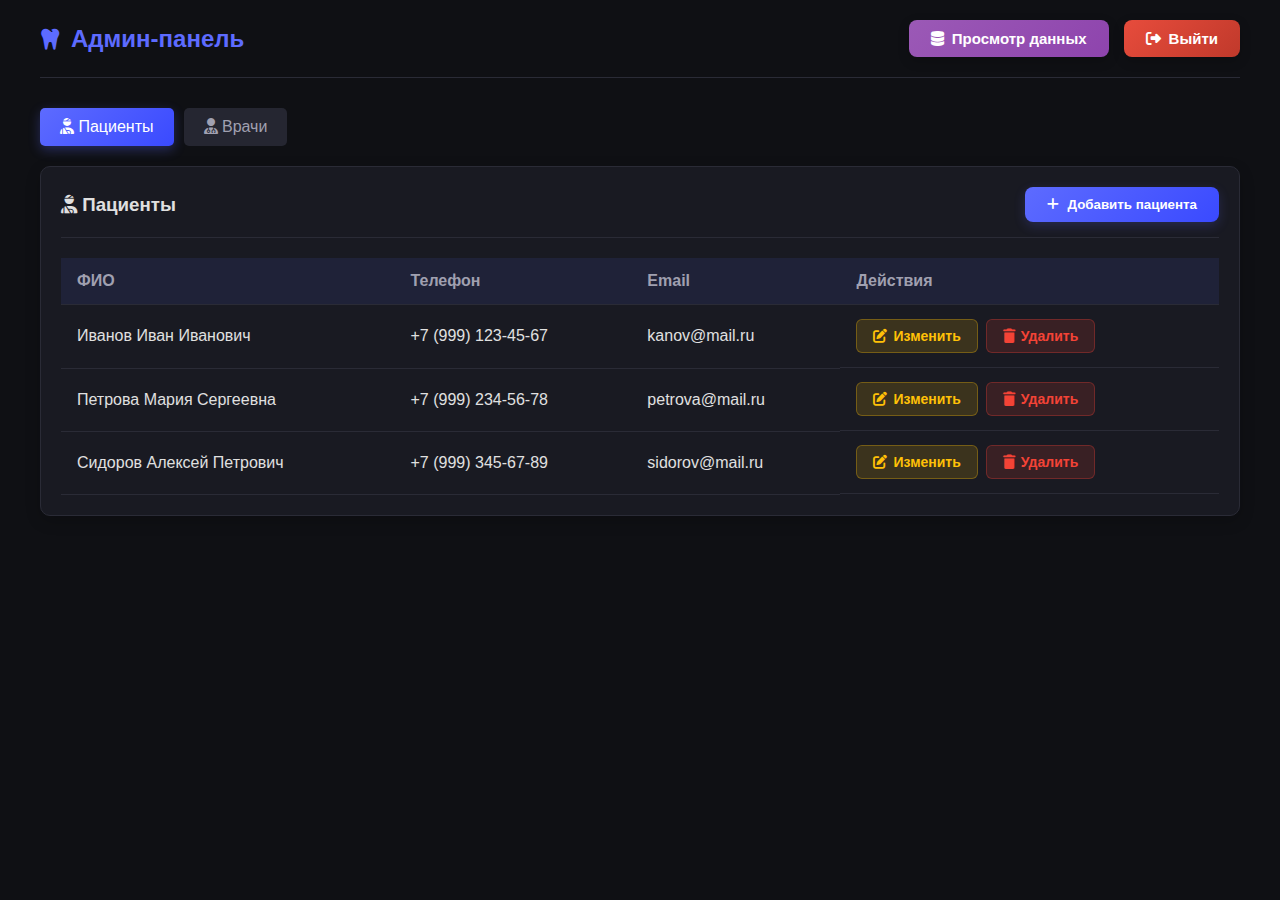
<file: admin.html>
<!DOCTYPE html>
<html lang="ru">
<head>
    <meta charset="UTF-8">
    <meta name="viewport" content="width=device-width, initial-scale=1.0">
    <title>Панель управления</title>
    <style>
        * {
            margin: 0;
            padding: 0;
            box-sizing: border-box;
            font-family: 'Segoe UI', sans-serif;
        }

        body {
            background: #0f1014;
            color: #e0e0e0;
            min-height: 100vh;
            padding: 20px;
        }

        .container {
            max-width: 1200px;
            margin: 0 auto;
        }

        header {
            display: flex;
            justify-content: space-between;
            align-items: center;
            margin-bottom: 30px;
            padding-bottom: 20px;
            border-bottom: 1px solid #2a2b36;
        }

        .logo {
            display: flex;
            align-items: center;
            gap: 10px;
            color: #5d6bff;
            font-size: 24px;
            font-weight: 600;
            text-decoration: none;
        }

        /* Стили для кнопок в хедере */
        .header-buttons {
            display: flex;
            gap: 15px;
            align-items: center;
        }

        .header-btn {
            padding: 10px 22px;
            border-radius: 8px;
            font-weight: 600;
            font-size: 15px;
            cursor: pointer;
            text-decoration: none;
            display: flex;
            align-items: center;
            gap: 8px;
            transition: all 0.25s ease;
            border: none;
            box-shadow: 0 4px 12px rgba(0, 0, 0, 0.2);
        }

        .header-btn:hover {
            transform: translateY(-2px);
            box-shadow: 0 6px 18px rgba(0, 0, 0, 0.3);
        }

        .header-btn:active {
            transform: translateY(0);
        }

        .data-btn {
            background: linear-gradient(135deg, #9b59b6 0%, #8e44ad 100%);
            color: white;
        }

        .data-btn:hover {
            background: linear-gradient(135deg, #a66bbe 0%, #954bb5 100%);
        }

        .logout-btn {
            background: linear-gradient(135deg, #e74c3c 0%, #c0392b 100%);
            color: white;
        }

        .logout-btn:hover {
            background: linear-gradient(135deg, #ea6153 0%, #d34535 100%);
        }

        .tabs {
            display: flex;
            gap: 10px;
            margin-bottom: 20px;
        }

        .tab-btn {
            background: #252631;
            color: #a0a0b0;
            border: none;
            padding: 10px 20px;
            border-radius: 5px;
            cursor: pointer;
            font-size: 16px;
            transition: all 0.25s ease;
        }

        .tab-btn:hover {
            background: #2d2e3c;
        }

        .tab-btn.active {
            background: linear-gradient(135deg, #5d6bff 0%, #3a4aff 100%);
            color: white;
            box-shadow: 0 4px 12px rgba(93, 107, 255, 0.3);
        }

        .tab-content {
            display: none;
            background: #191a22;
            border-radius: 10px;
            padding: 20px;
            border: 1px solid #2a2b36;
            box-shadow: 0 5px 15px rgba(0, 0, 0, 0.2);
        }

        .tab-content.active {
            display: block;
        }

        .table-header {
            display: flex;
            justify-content: space-between;
            align-items: center;
            margin-bottom: 20px;
            padding-bottom: 15px;
            border-bottom: 1px solid #2a2b36;
        }

        .add-btn {
            background: linear-gradient(135deg, #5d6bff 0%, #3a4aff 100%);
            color: white;
            border: none;
            padding: 10px 22px;
            border-radius: 8px;
            cursor: pointer;
            font-weight: 600;
            display: flex;
            align-items: center;
            gap: 8px;
            transition: all 0.25s ease;
            box-shadow: 0 4px 12px rgba(93, 107, 255, 0.2);
        }

        .add-btn:hover {
            background: linear-gradient(135deg, #6a77ff 0%, #4a57ff 100%);
            transform: translateY(-2px);
            box-shadow: 0 6px 18px rgba(93, 107, 255, 0.3);
        }

        .add-btn:active {
            transform: translateY(0);
        }

        table {
            width: 100%;
            border-collapse: collapse;
        }

        th, td {
            padding: 14px 16px;
            text-align: left;
            border-bottom: 1px solid #2a2b36;
        }

        th {
            background: rgba(93, 107, 255, 0.1);
            color: #a0a0b0;
            font-weight: 600;
        }

        tr:hover {
            background: rgba(255, 255, 255, 0.03);
        }

        .actions {
            display: flex;
            gap: 8px;
        }

        .btn-edit, .btn-delete {
            padding: 8px 16px;
            border: none;
            border-radius: 6px;
            cursor: pointer;
            font-weight: 600;
            font-size: 14px;
            transition: all 0.2s ease;
            display: flex;
            align-items: center;
            gap: 6px;
        }

        .btn-edit {
            background: rgba(255, 193, 7, 0.15);
            color: #FFC107;
            border: 1px solid rgba(255, 193, 7, 0.3);
        }

        .btn-edit:hover {
            background: rgba(255, 193, 7, 0.25);
            transform: translateY(-1px);
            box-shadow: 0 4px 8px rgba(255, 193, 7, 0.2);
        }

        .btn-delete {
            background: rgba(244, 67, 54, 0.15);
            color: #F44336;
            border: 1px solid rgba(244, 67, 54, 0.3);
        }

        .btn-delete:hover {
            background: rgba(244, 67, 54, 0.25);
            transform: translateY(-1px);
            box-shadow: 0 4px 8px rgba(244, 67, 54, 0.2);
        }

        /* Форма добавления */
        .add-form {
            background: #252631;
            padding: 25px;
            border-radius: 10px;
            margin-top: 25px;
            border: 1px solid #353743;
            box-shadow: 0 5px 15px rgba(0, 0, 0, 0.2);
        }

        .form-group {
            margin-bottom: 18px;
        }

        label {
            display: block;
            margin-bottom: 8px;
            color: #a0a0b0;
            font-weight: 500;
        }

        input {
            width: 100%;
            padding: 12px 16px;
            background: #191a22;
            border: 1px solid #353743;
            border-radius: 8px;
            color: white;
            font-size: 15px;
            transition: all 0.25s ease;
        }

        input:focus {
            outline: none;
            border-color: #5d6bff;
            box-shadow: 0 0 0 3px rgba(93, 107, 255, 0.15);
            background: #1e1f2a;
        }

        .form-buttons {
            display: flex;
            gap: 12px;
            margin-top: 20px;
        }

        .btn-cancel {
            background: rgba(255, 255, 255, 0.05);
            color: #a0a0b0;
            border: 1px solid #353743;
            padding: 12px 24px;
            border-radius: 8px;
            cursor: pointer;
            font-weight: 600;
            transition: all 0.25s ease;
        }

        .btn-cancel:hover {
            background: rgba(255, 255, 255, 0.1);
            color: white;
        }

        /* Адаптивность */
        @media (max-width: 768px) {
            header {
                flex-direction: column;
                gap: 15px;
                align-items: flex-start;
            }
            
            .header-buttons {
                width: 100%;
                justify-content: flex-start;
            }
            
            .header-btn {
                padding: 8px 16px;
                font-size: 14px;
            }
            
            .table-header {
                flex-direction: column;
                gap: 15px;
                align-items: flex-start;
            }
            
            .add-btn {
                width: 100%;
                justify-content: center;
            }
            
            .actions {
                flex-direction: column;
            }
            
            .btn-edit, .btn-delete {
                width: 100%;
                justify-content: center;
            }
        }
    </style>
</head>
<body>
    <div class="container">
        <header>
            <a href="index.html" class="logo">
                <i class="fas fa-tooth"></i>
                <span>Админ-панель</span>
            </a>
            
            <div class="header-buttons">
                <a href="data-display.html" class="header-btn data-btn">
                    <i class="fas fa-database"></i>
                    Просмотр данных
                </a>
                <a href="auth.html" class="header-btn logout-btn">
                    <i class="fas fa-sign-out-alt"></i>
                    Выйти
                </a>
            </div>
        </header>

        <div class="tabs">
            <button class="tab-btn active" onclick="showTab('patients')">
                <i class="fas fa-user-injured"></i> Пациенты
            </button>
            <button class="tab-btn" onclick="showTab('doctors')">
                <i class="fas fa-user-md"></i> Врачи
            </button>
        </div>

        <!-- Пациенты -->
        <div id="patients" class="tab-content active">
            <div class="table-header">
                <h3><i class="fas fa-user-injured"></i> Пациенты</h3>
                <button class="add-btn" onclick="showAddForm()">
                    <i class="fas fa-plus"></i> Добавить пациента
                </button>
            </div>
            
            <table>
                <thead>
                    <tr>
                        <th>ФИО</th>
                        <th>Телефон</th>
                        <th>Email</th>
                        <th>Действия</th>
                    </tr>
                </thead>
                <tbody id="patientsTable">
                    <!-- Данные будут тут -->
                </tbody>
            </table>

            <!-- Форма добавления (скрыта по умолчанию) -->
            <div id="addForm" class="add-form" style="display: none;">
                <h3><i class="fas fa-user-plus"></i> Добавить пациента</h3>
                <form id="patientForm">
                    <div class="form-group">
                        <label>ФИО *</label>
                        <input type="text" id="fullName" required placeholder="Введите ФИО пациента">
                    </div>
                    <div class="form-group">
                        <label>Телефон *</label>
                        <input type="tel" id="phone" required placeholder="+7 (999) 999-99-99">
                    </div>
                    <div class="form-group">
                        <label>Email</label>
                        <input type="email" id="email" placeholder="patient@example.com">
                    </div>
                    <div class="form-buttons">
                        <button type="button" class="btn-cancel" onclick="hideAddForm()">
                            <i class="fas fa-times"></i> Отмена
                        </button>
                        <button type="submit" class="add-btn">
                            <i class="fas fa-save"></i> Сохранить
                        </button>
                    </div>
                </form>
            </div>
        </div>

        <!-- Врачи -->
        <div id="doctors" class="tab-content">
            <div class="table-header">
                <h3><i class="fas fa-user-md"></i> Врачи</h3>
                <button class="add-btn" onclick="showAddDoctorForm()">
                    <i class="fas fa-plus"></i> Добавить врача
                </button>
            </div>
            
            <table>
                <thead>
                    <tr>
                        <th>ФИО</th>
                        <th>Телефон</th>
                        <th>Email</th>
                        <th>Специальность</th>
                        <th>Действия</th>
                    </tr>
                </thead>
                <tbody id="doctorsTable">
                    <!-- Данные будут тут -->
                </tbody>
            </table>

            <!-- Форма добавления врача -->
            <div id="addDoctorForm" class="add-form" style="display: none;">
                <h3><i class="fas fa-user-md"></i> Добавить врача</h3>
                <form id="doctorForm">
                    <div class="form-group">
                        <label>ФИО *</label>
                        <input type="text" id="doctorFullName" required placeholder="Введите ФИО врача">
                    </div>
                    <div class="form-group">
                        <label>Телефон *</label>
                        <input type="tel" id="doctorPhone" required placeholder="+7 (999) 999-99-99">
                    </div>
                    <div class="form-group">
                        <label>Email</label>
                        <input type="email" id="doctorEmail" placeholder="doctor@clinic.ru">
                    </div>
                    <div class="form-group">
                        <label>Специальность</label>
                        <input type="text" id="specialty" placeholder="Терапевт, Хирург и т.д.">
                    </div>
                    <div class="form-buttons">
                        <button type="button" class="btn-cancel" onclick="hideAddDoctorForm()">
                            <i class="fas fa-times"></i> Отмена
                        </button>
                        <button type="submit" class="add-btn">
                            <i class="fas fa-save"></i> Сохранить
                        </button>
                    </div>
                </form>
            </div>
        </div>
    </div>

    <link rel="stylesheet" href="https://cdnjs.cloudflare.com/ajax/libs/font-awesome/6.4.0/css/all.min.css">

    <script>
        // Данные пациентов (из вашего примера)
        let patients = [
            {
                id: 1,
                fullName: "Иванов Иван Иванович",
                phone: "+7 (999) 123-45-67",
                email: "kanov@mail.ru"
            },
            {
                id: 2,
                fullName: "Петрова Мария Сергеевна",
                phone: "+7 (999) 234-56-78",
                email: "petrova@mail.ru"
            },
            {
                id: 3,
                fullName: "Сидоров Алексей Петрович",
                phone: "+7 (999) 345-67-89",
                email: "sidorov@mail.ru"
            }
        ];

        // Данные врачей (пример)
        let doctors = [
            {
                id: 1,
                fullName: "Иванова Анна Сергеевна",
                phone: "+7 (999) 111-22-33",
                email: "ivanova@clinic.ru",
                specialty: "Терапевт"
            },
            {
                id: 2,
                fullName: "Петров Максим Владимирович",
                phone: "+7 (999) 222-33-44",
                email: "petrov@clinic.ru",
                specialty: "Хирург"
            }
        ];

        // Показать вкладку
        function showTab(tabName) {
            // Скрыть все вкладки
            document.querySelectorAll('.tab-content').forEach(tab => {
                tab.classList.remove('active');
            });
            
            // Убрать активный класс у всех кнопок
            document.querySelectorAll('.tab-btn').forEach(btn => {
                btn.classList.remove('active');
            });
            
            // Показать выбранную вкладку
            document.getElementById(tabName).classList.add('active');
            
            // Активировать кнопку
            event.target.classList.add('active');
            
            // Загрузить данные для вкладки
            if (tabName === 'patients') {
                loadPatients();
            } else if (tabName === 'doctors') {
                loadDoctors();
            }
        }

        // Загрузить пациентов в таблицу
        function loadPatients() {
            const table = document.getElementById('patientsTable');
            table.innerHTML = '';
            
            patients.forEach(patient => {
                const row = document.createElement('tr');
                row.innerHTML = `
                    <td>${patient.fullName}</td>
                    <td>${patient.phone}</td>
                    <td>${patient.email || '-'}</td>
                    <td class="actions">
                        <button class="btn-edit" onclick="editPatient(${patient.id})">
                            <i class="fas fa-edit"></i> Изменить
                        </button>
                        <button class="btn-delete" onclick="deletePatient(${patient.id})">
                            <i class="fas fa-trash"></i> Удалить
                        </button>
                    </td>
                `;
                table.appendChild(row);
            });
        }

        // Загрузить врачей в таблицу
        function loadDoctors() {
            const table = document.getElementById('doctorsTable');
            table.innerHTML = '';
            
            doctors.forEach(doctor => {
                const row = document.createElement('tr');
                row.innerHTML = `
                    <td>${doctor.fullName}</td>
                    <td>${doctor.phone}</td>
                    <td>${doctor.email || '-'}</td>
                    <td>${doctor.specialty || '-'}</td>
                    <td class="actions">
                        <button class="btn-edit" onclick="editDoctor(${doctor.id})">
                            <i class="fas fa-edit"></i> Изменить
                        </button>
                        <button class="btn-delete" onclick="deleteDoctor(${doctor.id})">
                            <i class="fas fa-trash"></i> Удалить
                        </button>
                    </td>
                `;
                table.appendChild(row);
            });
        }

        // Показать форму добавления пациента
        function showAddForm() {
            document.getElementById('addForm').style.display = 'block';
            document.getElementById('patientForm').reset();
        }

        // Скрыть форму добавления пациента
        function hideAddForm() {
            document.getElementById('addForm').style.display = 'none';
        }

        // Показать форму добавления врача
        function showAddDoctorForm() {
            document.getElementById('addDoctorForm').style.display = 'block';
            document.getElementById('doctorForm').reset();
        }

        // Скрыть форму добавления врача
        function hideAddDoctorForm() {
            document.getElementById('addDoctorForm').style.display = 'none';
        }

        // Добавить пациента (обработка формы)
        document.getElementById('patientForm').addEventListener('submit', function(e) {
            e.preventDefault();
            
            const fullName = document.getElementById('fullName').value;
            const phone = document.getElementById('phone').value;
            const email = document.getElementById('email').value;
            
            // Проверка, что все обязательные поля заполнены
            if (!fullName || !phone) {
                alert('Заполните обязательные поля: ФИО и Телефон');
                return;
            }
            
            // Создаем нового пациента
            const newPatient = {
                id: patients.length > 0 ? Math.max(...patients.map(p => p.id)) + 1 : 1,
                fullName: fullName,
                phone: phone,
                email: email
            };
            
            // Добавляем в массив
            patients.push(newPatient);
            
            // Обновляем таблицу
            loadPatients();
            
            // Скрываем форму и очищаем
            hideAddForm();
            document.getElementById('patientForm').reset();
            
            // Сообщение об успехе
            showNotification('Пациент успешно добавлен');
        });

        // Добавить врача (обработка формы)
        document.getElementById('doctorForm').addEventListener('submit', function(e) {
            e.preventDefault();
            
            const fullName = document.getElementById('doctorFullName').value;
            const phone = document.getElementById('doctorPhone').value;
            const email = document.getElementById('doctorEmail').value;
            const specialty = document.getElementById('specialty').value;
            
            // Проверка обязательных полей
            if (!fullName || !phone) {
                alert('Заполните обязательные поля: ФИО и Телефон');
                return;
            }
            
            // Создаем нового врача
            const newDoctor = {
                id: doctors.length > 0 ? Math.max(...doctors.map(d => d.id)) + 1 : 1,
                fullName: fullName,
                phone: phone,
                email: email,
                specialty: specialty
            };
            
            // Добавляем в массив
            doctors.push(newDoctor);
            
            // Обновляем таблицу
            loadDoctors();
            
            // Скрываем форму
            hideAddDoctorForm();
            
            // Сообщение об успехе
            showNotification('Врач успешно добавлен');
        });

        // Редактировать пациента
        function editPatient(id) {
            const patient = patients.find(p => p.id === id);
            if (!patient) return;
            
            const newName = prompt('Введите новое ФИО:', patient.fullName);
            if (!newName) return;
            
            const newPhone = prompt('Введите новый телефон:', patient.phone);
            if (!newPhone) return;
            
            const newEmail = prompt('Введите новый email:', patient.email);
            
            // Обновляем данные
            patient.fullName = newName;
            patient.phone = newPhone;
            patient.email = newEmail;
            
            // Обновляем таблицу
            loadPatients();
            showNotification('Данные пациента обновлены');
        }

        // Удалить пациента
        function deletePatient(id) {
            if (confirm('Вы уверены, что хотите удалить этого пациента?')) {
                patients = patients.filter(p => p.id !== id);
                loadPatients();
                showNotification('Пациент удален');
            }
        }

        // Редактировать врача
        function editDoctor(id) {
            const doctor = doctors.find(d => d.id === id);
            if (!doctor) return;
            
            const newName = prompt('Введите новое ФИО:', doctor.fullName);
            if (!newName) return;
            
            const newPhone = prompt('Введите новый телефон:', doctor.phone);
            if (!newPhone) return;
            
            const newEmail = prompt('Введите новый email:', doctor.email);
            const newSpecialty = prompt('Введите новую специальность:', doctor.specialty);
            
            // Обновляем данные
            doctor.fullName = newName;
            doctor.phone = newPhone;
            doctor.email = newEmail;
            doctor.specialty = newSpecialty;
            
            // Обновляем таблицу
            loadDoctors();
            showNotification('Данные врача обновлены');
        }

        // Удалить врача
        function deleteDoctor(id) {
            if (confirm('Вы уверены, что хотите удалить этого врача?')) {
                doctors = doctors.filter(d => d.id !== id);
                loadDoctors();
                showNotification('Врач удален');
            }
        }

        // Показать уведомление
        function showNotification(message) {
            // Создаем элемент уведомления
            const notification = document.createElement('div');
            notification.style.cssText = `
                position: fixed;
                top: 20px;
                right: 20px;
                background: linear-gradient(135deg, #5d6bff 0%, #3a4aff 100%);
                color: white;
                padding: 15px 25px;
                border-radius: 8px;
                box-shadow: 0 5px 15px rgba(0,0,0,0.3);
                z-index: 10000;
                animation: slideIn 0.3s ease;
                font-weight: 500;
                display: flex;
                align-items: center;
                gap: 10px;
            `;
            
            notification.innerHTML = `
                <i class="fas fa-check-circle"></i>
                ${message}
            `;
            
            document.body.appendChild(notification);
            
            // Удаляем уведомление через 3 секунды
            setTimeout(() => {
                notification.style.animation = 'slideOut 0.3s ease';
                setTimeout(() => notification.remove(), 300);
            }, 3000);
        }

        // Стили для анимации уведомлений
        const style = document.createElement('style');
        style.textContent = `
            @keyframes slideIn {
                from { transform: translateX(100%); opacity: 0; }
                to { transform: translateX(0); opacity: 1; }
            }
            @keyframes slideOut {
                from { transform: translateX(0); opacity: 1; }
                to { transform: translateX(100%); opacity: 0; }
            }
        `;
        document.head.appendChild(style);

        // Загрузить данные при запуске
        window.addEventListener('DOMContentLoaded', function() {
            loadPatients();
            loadDoctors();
        });
    </script>
</body>
</html>
</file>
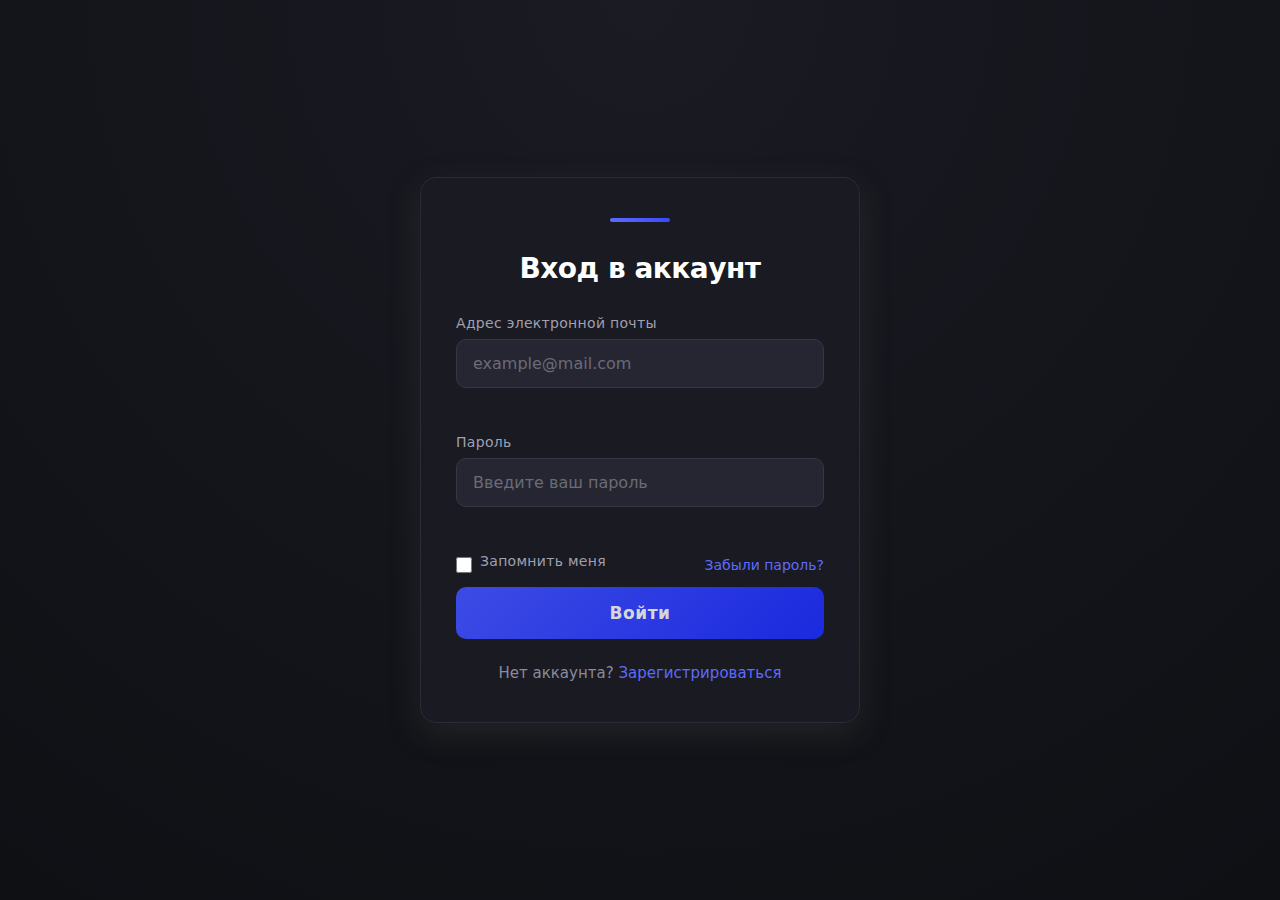
<file: auth.html>
<!DOCTYPE html>
<html lang="ru">
<head>
    <meta charset="UTF-8">
    <meta name="viewport" content="width=device-width, initial-scale=1.0">
    <title>Вход в систему</title>
    <style>
        * {
            margin: 0;
            padding: 0;
            box-sizing: border-box;
            font-family: 'Segoe UI', -apple-system, BlinkMacSystemFont, system-ui, sans-serif;
        }

        body {
            background: #0f1014;
            color: #e0e0e0;
            min-height: 100vh;
            display: flex;
            justify-content: center;
            align-items: center;
            padding: 20px;
            background: radial-gradient(circle at 50% 0%, #1a1b23 0%, #0f1014 100%);
        }

        .container {
            background: #191a22;
            border-radius: 16px;
            padding: 40px 35px;
            width: 100%;
            max-width: 440px;
            box-shadow: 
                0 10px 30px rgba(62, 62, 62, 0.4),
                0 1px 3px rgba(0, 0, 0, 0.2);
            border: 1px solid #2a2b36;
            transition: transform 0.3s ease, box-shadow 0.3s ease;
        }

        .container:hover {
            box-shadow: 
                0 15px 40px rgba(0, 0, 0, 0.5),
                0 1px 3px rgba(0, 0, 0, 0.2);
            transform: translateY(-2px);
        }

        h2 {
            text-align: center;
            margin-bottom: 30px;
            font-weight: 600;
            font-size: 28px;
            color: #ffffff;
            letter-spacing: -0.5px;
        }

        .form-group {
            margin-bottom: 22px;
        }

        label {
            display: block;
            margin-bottom: 8px;
            font-weight: 500;
            font-size: 14px;
            color: #a0a0b0;
            letter-spacing: 0.3px;
        }

        input[type="text"],
        input[type="email"],
        input[type="password"] {
            width: 100%;
            padding: 14px 16px;
            background: #252631;
            border: 1px solid #353743;
            border-radius: 10px;
            font-size: 16px;
            color: #ffffff;
            transition: all 0.25s ease;
            outline: none;
        }

        input::placeholder {
            color: #6a6b78;
        }

        input:focus {
            border-color: #2835c4;
            box-shadow: 0 0 0 3px rgba(93, 107, 255, 0.15);
            background: #2a2c3a;
        }

        button[type="submit"] {
            background: linear-gradient(135deg, #3d4be5 0%, #1a2ade 100%);
            color: #d7d7d7;
            padding: 16px 20px;
            border: none;
            border-radius: 10px;
            cursor: pointer;
            font-size: 17px;
            font-weight: 600;
            width: 100%;
            margin-top: 10px;
            transition: all 0.3s ease;
            letter-spacing: 0.5px;
        }

        button[type="submit"]:hover {
            background: linear-gradient(135deg, #3f4ef4 0%, #1f31fc 100%);
            box-shadow: 0 5px 15px rgba(93, 107, 255, 0.25);
            transform: translateY(-1px);
        }

        button[type="submit"]:active {
            transform: translateY(0);
            box-shadow: 0 2px 5px rgba(93, 107, 255, 0.2);
        }

        .error {
            color: #ff6b6b;
            margin-top: 6px;
            font-size: 13px;
            min-height: 18px;
            opacity: 0.9;
        }

        .header-line {
            width: 60px;
            height: 4px;
            background: linear-gradient(90deg, #5d6bff, #3a4aff);
            border-radius: 2px;
            margin: 0 auto 30px auto;
        }

        .link {
            text-align: center;
            margin-top: 25px;
            font-size: 15px;
            color: #8a8b9a;
        }

        .link a {
            color: #5d6bff;
            text-decoration: none;
            font-weight: 500;
            transition: color 0.2s;
        }

        .link a:hover {
            color: #4a5aff;
            text-decoration: underline;
        }

        .additional-options {
            margin-top: 20px;
            display: flex;
            justify-content: space-between;
            align-items: center;
            font-size: 14px;
        }

        .remember-me {
            display: flex;
            align-items: center;
            gap: 8px;
            color: #a0a0b0;
        }

        .remember-me input[type="checkbox"] {
            width: 16px;
            height: 16px;
            accent-color: #5d6bff;
        }

        .forgot-password a {
            color: #5d6bff;
            text-decoration: none;
            transition: color 0.2s;
        }

        .forgot-password a:hover {
            color: #4a5aff;
            text-decoration: underline;
        }
    </style>
</head>
<body>

    <div class="container">
        <div class="header-line"></div>
        <h2>Вход в аккаунт</h2>
        <form id="loginForm">
            <div class="form-group">
                <label for="email">Адрес электронной почты</label>
                <input type="email" id="email" name="email" required placeholder="example@mail.com">
                <div id="emailError" class="error"></div>
            </div>
            <div class="form-group">
                <label for="password">Пароль</label>
                <input type="password" id="password" name="password" required placeholder="Введите ваш пароль">
                <div id="passwordError" class="error"></div>
            </div>
            
            <div class="additional-options">
                <div class="remember-me">
                    <input type="checkbox" id="remember" name="remember">
                    <label for="remember">Запомнить меня</label>
                </div>
                <div class="forgot-password">
                    <a>Забыли пароль?</a>
                </div>
            </div>
            
            <button type="submit">Войти</button>
            <div class="link">
                Нет аккаунта? <a href="registration.html">Зарегистрироваться</a>
            </div>
        </form>
    </div>

<script>
    document.getElementById('loginForm').addEventListener('submit', function(event) {
        event.preventDefault();

        document.getElementById('emailError').textContent = '';
        document.getElementById('passwordError').textContent = '';

        const email = document.getElementById('email').value;
        const password = document.getElementById('password').value;

        let isValid = true;

        if (!email.includes('@') || !email.includes('.')) {
            document.getElementById('emailError').textContent = 'Пожалуйста, введите корректный email.';
            isValid = false;
        }

        if (password.length < 6) {
            document.getElementById('passwordError').textContent = 'Пароль должен содержать не менее 6 символов.';
            isValid = false;
        }

        if (isValid) {
            const submitBtn = document.querySelector('button[type="submit"]');
            const originalText = submitBtn.textContent;
            submitBtn.textContent = 'Вход...';
            submitBtn.style.opacity = '0.8';
            submitBtn.disabled = true;

            setTimeout(() => {
                // РЕДИРЕКТ НА ГЛАВНУЮ СТРАНИЦУ
                window.location.href = 'index.html';
                
            }, 800);
        }
    });
</script>

</body>
</html>
</file>
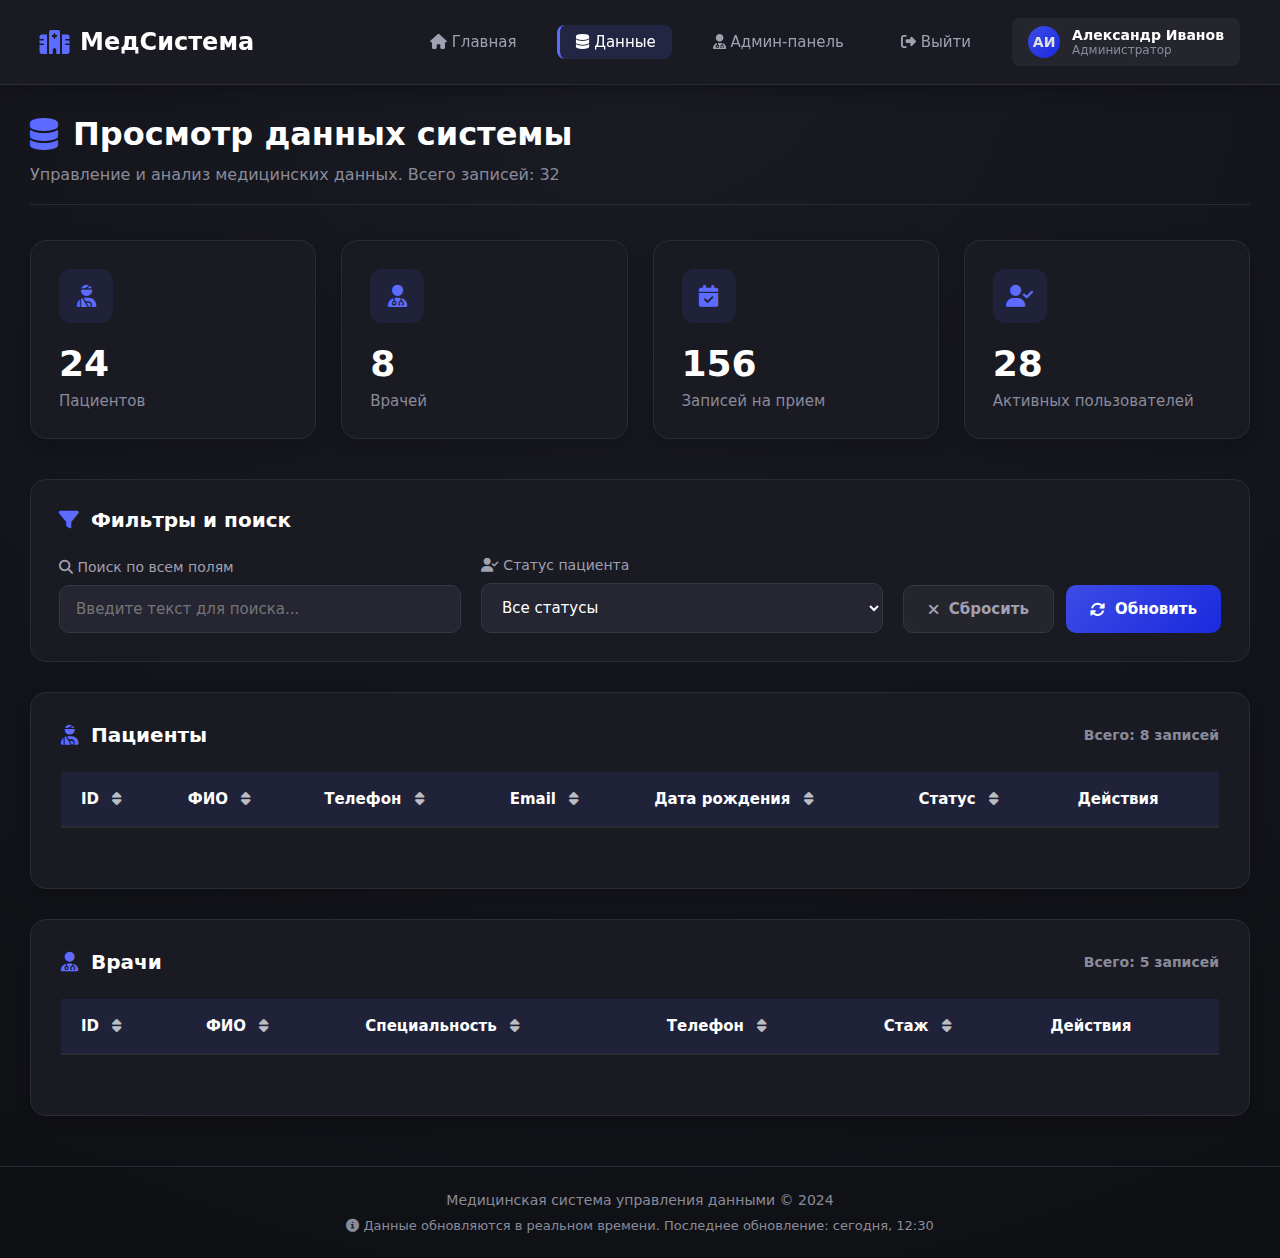
<file: data-display.html>
<!DOCTYPE html>
<html lang="ru">
<head>
    <meta charset="UTF-8">
    <meta name="viewport" content="width=device-width, initial-scale=1.0">
    <title>Просмотр данных - МедСистема</title>
    <link rel="stylesheet" href="https://cdnjs.cloudflare.com/ajax/libs/font-awesome/6.4.0/css/all.min.css">
    <style>
        * {
            margin: 0;
            padding: 0;
            box-sizing: border-box;
            font-family: 'Segoe UI', -apple-system, BlinkMacSystemFont, system-ui, sans-serif;
        }

        body {
            background: #0f1014;
            color: #e0e0e0;
            min-height: 100vh;
            background: radial-gradient(circle at 50% 0%, #1a1b23 0%, #0f1014 100%);
        }

        /* Навигация */
        .navbar {
            background: #191a22;
            padding: 18px 40px;
            border-bottom: 1px solid #2a2b36;
            display: flex;
            justify-content: space-between;
            align-items: center;
            position: sticky;
            top: 0;
            z-index: 1000;
            box-shadow: 0 4px 20px rgba(0, 0, 0, 0.3);
        }

        .logo {
            color: #ffffff;
            font-size: 24px;
            font-weight: 600;
            text-decoration: none;
            display: flex;
            align-items: center;
            gap: 10px;
        }

        .logo i {
            color: #5d6bff;
        }

        .nav-links {
            display: flex;
            gap: 25px;
            align-items: center;
        }

        .nav-links a {
            color: #a0a0b0;
            text-decoration: none;
            font-weight: 500;
            font-size: 15px;
            padding: 8px 16px;
            border-radius: 8px;
            transition: all 0.25s ease;
        }

        .nav-links a:hover {
            color: #ffffff;
            background: rgba(93, 107, 255, 0.1);
        }

        .nav-links a.active {
            color: #ffffff;
            background: rgba(93, 107, 255, 0.15);
            border-left: 3px solid #5d6bff;
        }

        .user-info {
            display: flex;
            align-items: center;
            gap: 12px;
            padding: 8px 16px;
            background: rgba(255, 255, 255, 0.05);
            border-radius: 8px;
            font-size: 14px;
        }

        .user-avatar {
            width: 32px;
            height: 32px;
            background: linear-gradient(135deg, #3d4be5 0%, #1a2ade 100%);
            border-radius: 50%;
            display: flex;
            align-items: center;
            justify-content: center;
            font-weight: 600;
            font-size: 14px;
        }

        /* Основной контент */
        .main-container {
            max-width: 1400px;
            margin: 30px auto;
            padding: 0 30px;
        }

        /* Заголовок страницы */
        .page-header {
            margin-bottom: 35px;
            padding-bottom: 20px;
            border-bottom: 1px solid #2a2b36;
        }

        .page-header h1 {
            color: #ffffff;
            font-size: 32px;
            font-weight: 600;
            margin-bottom: 12px;
            display: flex;
            align-items: center;
            gap: 15px;
        }

        .page-header h1 i {
            color: #5d6bff;
        }

        .page-subtitle {
            color: #8a8b9a;
            font-size: 16px;
            margin-top: 8px;
        }

        /* Статистика */
        .stats-grid {
            display: grid;
            grid-template-columns: repeat(auto-fit, minmax(280px, 1fr));
            gap: 25px;
            margin-bottom: 40px;
        }

        .stat-card {
            background: #191a22;
            border-radius: 16px;
            padding: 28px;
            border: 1px solid #2a2b36;
            transition: all 0.3s ease;
            box-shadow: 0 5px 15px rgba(0, 0, 0, 0.2);
        }

        .stat-card:hover {
            transform: translateY(-3px);
            box-shadow: 0 8px 25px rgba(0, 0, 0, 0.3);
            border-color: #353743;
        }

        .stat-header {
            display: flex;
            justify-content: space-between;
            align-items: center;
            margin-bottom: 20px;
        }

        .stat-icon {
            width: 54px;
            height: 54px;
            border-radius: 12px;
            background: rgba(93, 107, 255, 0.1);
            display: flex;
            align-items: center;
            justify-content: center;
            font-size: 22px;
            color: #5d6bff;
        }

        .stat-change {
            font-size: 14px;
            color: #4CAF50;
            font-weight: 500;
        }

        .stat-value {
            font-size: 36px;
            font-weight: 700;
            color: #ffffff;
            margin-bottom: 8px;
        }

        .stat-label {
            color: #8a8b9a;
            font-size: 15px;
        }

        /* Фильтры */
        .filters-section {
            background: #191a22;
            border-radius: 16px;
            padding: 28px;
            border: 1px solid #2a2b36;
            margin-bottom: 30px;
        }

        .section-title {
            color: #ffffff;
            font-size: 20px;
            font-weight: 600;
            margin-bottom: 25px;
            display: flex;
            align-items: center;
            gap: 12px;
        }

        .section-title i {
            color: #5d6bff;
        }

        .filters-row {
            display: flex;
            gap: 20px;
            flex-wrap: wrap;
            align-items: flex-end;
        }

        .filter-group {
            flex: 1;
            min-width: 200px;
        }

        .filter-group label {
            display: block;
            margin-bottom: 10px;
            color: #a0a0b0;
            font-weight: 500;
            font-size: 14px;
        }

        .filter-input, .filter-select {
            width: 100%;
            padding: 14px 16px;
            background: #252631;
            border: 1px solid #353743;
            border-radius: 10px;
            font-size: 15px;
            color: #ffffff;
            transition: all 0.25s ease;
            outline: none;
        }

        .filter-input:focus, .filter-select:focus {
            border-color: #5d6bff;
            box-shadow: 0 0 0 3px rgba(93, 107, 255, 0.15);
            background: #2a2c3a;
        }

        .action-buttons {
            display: flex;
            gap: 12px;
            align-self: flex-end;
        }

        .btn {
            padding: 14px 24px;
            border: none;
            border-radius: 10px;
            cursor: pointer;
            font-weight: 600;
            font-size: 15px;
            display: flex;
            align-items: center;
            gap: 10px;
            transition: all 0.25s ease;
            outline: none;
        }

        .btn-primary {
            background: linear-gradient(135deg, #3d4be5 0%, #1a2ade 100%);
            color: #ffffff;
        }

        .btn-primary:hover {
            background: linear-gradient(135deg, #3f4ef4 0%, #1f31fc 100%);
            transform: translateY(-1px);
            box-shadow: 0 5px 15px rgba(93, 107, 255, 0.25);
        }

        .btn-secondary {
            background: rgba(255, 255, 255, 0.05);
            color: #a0a0b0;
            border: 1px solid #353743;
        }

        .btn-secondary:hover {
            background: rgba(255, 255, 255, 0.1);
            color: #ffffff;
        }

        /* Таблицы */
        .data-section {
            background: #191a22;
            border-radius: 16px;
            padding: 30px;
            border: 1px solid #2a2b36;
            margin-bottom: 30px;
            box-shadow: 0 5px 15px rgba(0, 0, 0, 0.2);
        }

        .data-table {
            width: 100%;
            border-collapse: collapse;
            margin-top: 20px;
        }

        .data-table thead {
            background: rgba(93, 107, 255, 0.1);
            border-bottom: 2px solid #2a2b36;
        }

        .data-table th {
            padding: 18px 20px;
            text-align: left;
            color: #ffffff;
            font-weight: 600;
            font-size: 15px;
            border: none;
        }

        .data-table th i {
            margin-left: 8px;
            opacity: 0.7;
            cursor: pointer;
        }

        .data-table tbody tr {
            border-bottom: 1px solid #2a2b36;
            transition: background 0.25s ease;
        }

        .data-table tbody tr:hover {
            background: rgba(255, 255, 255, 0.03);
        }

        .data-table td {
            padding: 18px 20px;
            color: #e0e0e0;
            font-size: 15px;
        }

        /* Статусы */
        .status-badge {
            display: inline-block;
            padding: 6px 16px;
            border-radius: 20px;
            font-size: 13px;
            font-weight: 600;
            text-transform: uppercase;
        }

        .status-active {
            background: rgba(76, 175, 80, 0.15);
            color: #4CAF50;
            border: 1px solid rgba(76, 175, 80, 0.3);
        }

        .status-inactive {
            background: rgba(244, 67, 54, 0.15);
            color: #F44336;
            border: 1px solid rgba(244, 67, 54, 0.3);
        }

        .status-pending {
            background: rgba(255, 193, 7, 0.15);
            color: #FFC107;
            border: 1px solid rgba(255, 193, 7, 0.3);
        }

        /* Кнопки действий в таблице */
        .table-actions {
            display: flex;
            gap: 8px;
        }

        .btn-table {
            padding: 8px 16px;
            border: none;
            border-radius: 8px;
            cursor: pointer;
            font-size: 13px;
            font-weight: 600;
            transition: all 0.2s ease;
            display: flex;
            align-items: center;
            gap: 6px;
            background: rgba(255, 255, 255, 0.05);
            color: #a0a0b0;
            border: 1px solid #353743;
        }

        .btn-table:hover {
            background: rgba(255, 255, 255, 0.1);
            color: #ffffff;
        }

        .btn-view:hover {
            background: rgba(23, 162, 184, 0.2);
            border-color: #17a2b8;
            color: #17a2b8;
        }

        .btn-edit:hover {
            background: rgba(255, 193, 7, 0.2);
            border-color: #FFC107;
            color: #FFC107;
        }

        .btn-delete:hover {
            background: rgba(244, 67, 54, 0.2);
            border-color: #F44336;
            color: #F44336;
        }

        /* Пагинация */
        .pagination {
            display: flex;
            justify-content: center;
            gap: 8px;
            margin-top: 30px;
        }

        .pagination button {
            padding: 10px 16px;
            background: rgba(255, 255, 255, 0.05);
            border: 1px solid #353743;
            color: #a0a0b0;
            border-radius: 8px;
            cursor: pointer;
            font-weight: 500;
            transition: all 0.2s ease;
            min-width: 40px;
        }

        .pagination button:hover {
            background: rgba(93, 107, 255, 0.1);
            color: #ffffff;
            border-color: #5d6bff;
        }

        .pagination button.active {
            background: linear-gradient(135deg, #3d4be5 0%, #1a2ade 100%);
            color: #ffffff;
            border-color: #5d6bff;
        }

        /* Футер */
        .footer {
            text-align: center;
            margin-top: 50px;
            padding: 25px;
            color: #8a8b9a;
            font-size: 14px;
            border-top: 1px solid #2a2b36;
        }

        .update-info {
            margin-top: 10px;
            font-size: 13px;
        }

        /* Адаптивность */
        @media (max-width: 1024px) {
            .main-container {
                padding: 0 20px;
            }
            
            .navbar {
                padding: 15px 20px;
                flex-direction: column;
                gap: 15px;
            }
            
            .nav-links {
                width: 100%;
                justify-content: center;
                flex-wrap: wrap;
            }
            
            .filters-row {
                flex-direction: column;
            }
            
            .filter-group {
                min-width: 100%;
            }
            
            .action-buttons {
                align-self: stretch;
            }
            
            .btn {
                justify-content: center;
                flex: 1;
            }
        }

        @media (max-width: 768px) {
            .stats-grid {
                grid-template-columns: 1fr;
            }
            
            .data-table {
                display: block;
                overflow-x: auto;
            }
            
            .table-actions {
                flex-wrap: wrap;
            }
            
            .page-header h1 {
                font-size: 26px;
            }
        }

        @media (max-width: 480px) {
            .main-container {
                padding: 0 15px;
            }
            
            .stat-card, .filters-section, .data-section {
                padding: 20px;
            }
            
            .nav-links {
                gap: 10px;
            }
            
            .nav-links a {
                padding: 6px 12px;
                font-size: 14px;
            }
        }
    </style>
</head>
<body>
    <!-- Навигация -->
    <nav class="navbar">
        <a href="index.html" class="logo">
            <i class="fas fa-hospital"></i> МедСистема
        </a>
        
        <div class="nav-links">
            <a href="index.html"><i class="fas fa-home"></i> Главная</a>
            <a href="data-display.html" class="active"><i class="fas fa-database"></i> Данные</a>
            <a href="admin.html"><i class="fas fa-user-md"></i> Админ-панель</a>
            <a href="auth.html"><i class="fas fa-sign-out-alt"></i> Выйти</a>
            
            <div class="user-info">
                <div class="user-avatar">АИ</div>
                <div>
                    <div style="font-weight: 600; color: #ffffff;">Александр Иванов</div>
                    <div style="font-size: 12px; color: #8a8b9a;">Администратор</div>
                </div>
            </div>
        </div>
    </nav>

    <!-- Основной контент -->
    <div class="main-container">
        <!-- Заголовок -->
        <div class="page-header">
            <h1><i class="fas fa-database"></i> Просмотр данных системы</h1>
            <div class="page-subtitle">
                Управление и анализ медицинских данных. Всего записей: <span id="totalRecords">32</span>
            </div>
        </div>

        <!-- Статистика -->
        <div class="stats-grid">
            <div class="stat-card">
                <div class="stat-header">
                    <div class="stat-icon">
                        <i class="fas fa-user-injured"></i>
                    </div>
                    <div class="stat-change"></div>
                </div>
                <div class="stat-value" id="totalPatients">24</div>
                <div class="stat-label">Пациентов</div>
            </div>
            
            <div class="stat-card">
                <div class="stat-header">
                    <div class="stat-icon">
                        <i class="fas fa-user-md"></i>
                    </div>
                    <div class="stat-change"></div>
                </div>
                <div class="stat-value" id="totalDoctors">8</div>
                <div class="stat-label">Врачей</div>
            </div>
            
            <div class="stat-card">
                <div class="stat-header">
                    <div class="stat-icon">
                        <i class="fas fa-calendar-check"></i>
                    </div>
                    <div class="stat-change"></div>
                </div>
                <div class="stat-value" id="totalAppointments">156</div>
                <div class="stat-label">Записей на прием</div>
            </div>
            
            <div class="stat-card">
                <div class="stat-header">
                    <div class="stat-icon">
                        <i class="fas fa-user-check"></i>
                    </div>
                    <div class="stat-change"></div>
                </div>
                <div class="stat-value" id="activeUsers">28</div>
                <div class="stat-label">Активных пользователей</div>
            </div>
        </div>

        <!-- Фильтры -->
        <div class="filters-section">
            <div class="section-title">
                <i class="fas fa-filter"></i> Фильтры и поиск
            </div>
            
            <div class="filters-row">
                <div class="filter-group">
                    <label for="searchInput"><i class="fas fa-search"></i> Поиск по всем полям</label>
                    <input type="text" id="searchInput" class="filter-input" placeholder="Введите текст для поиска..." onkeyup="filterData()">
                </div>
                
                <div class="filter-group">
                    <label for="statusFilter"><i class="fas fa-user-check"></i> Статус пациента</label>
                    <select id="statusFilter" class="filter-select" onchange="filterData()">
                        <option value="">Все статусы</option>
                        <option value="active">Активный</option>
                        <option value="inactive">Неактивный</option>
                        <option value="pending">На лечении</option>
                    </select>
                </div>
                
                <div class="action-buttons">
                    <button class="btn btn-secondary" onclick="clearFilters()">
                        <i class="fas fa-times"></i> Сбросить
                    </button>
                    <button class="btn btn-primary" onclick="refreshData()">
                        <i class="fas fa-sync-alt"></i> Обновить
                    </button>
                </div>
            </div>
        </div>

        <!-- Пациенты -->
        <div class="data-section">
            <div class="section-title">
                <i class="fas fa-user-injured"></i> Пациенты
                <div style="margin-left: auto; font-size: 14px; color: #8a8b9a;">
                    Всего: <span id="patientsCount">8</span> записей
                </div>
            </div>
            
            <table class="data-table">
                <thead>
                    <tr>
                        <th onclick="sortBy('id')">ID <i class="fas fa-sort"></i></th>
                        <th onclick="sortBy('name')">ФИО <i class="fas fa-sort"></i></th>
                        <th onclick="sortBy('phone')">Телефон <i class="fas fa-sort"></i></th>
                        <th onclick="sortBy('email')">Email <i class="fas fa-sort"></i></th>
                        <th onclick="sortBy('birthdate')">Дата рождения <i class="fas fa-sort"></i></th>
                        <th onclick="sortBy('status')">Статус <i class="fas fa-sort"></i></th>
                        <th>Действия</th>
                    </tr>
                </thead>
                <tbody id="patientsTableBody">
                    <!-- Данные загружаются через JavaScript -->
                </tbody>
            </table>
            
            <div class="pagination" id="patientsPagination">
                <!-- Пагинация -->
            </div>
        </div>

        <!-- Врачи -->
        <div class="data-section">
            <div class="section-title">
                <i class="fas fa-user-md"></i> Врачи
                <div style="margin-left: auto; font-size: 14px; color: #8a8b9a;">
                    Всего: <span id="doctorsCount">5</span> записей
                </div>
            </div>
            
            <table class="data-table">
                <thead>
                    <tr>
                        <th onclick="sortDoctorsBy('id')">ID <i class="fas fa-sort"></i></th>
                        <th onclick="sortDoctorsBy('name')">ФИО <i class="fas fa-sort"></i></th>
                        <th onclick="sortDoctorsBy('specialty')">Специальность <i class="fas fa-sort"></i></th>
                        <th onclick="sortDoctorsBy('phone')">Телефон <i class="fas fa-sort"></i></th>
                        <th onclick="sortDoctorsBy('experience')">Стаж <i class="fas fa-sort"></i></th>
                        <th>Действия</th>
                    </tr>
                </thead>
                <tbody id="doctorsTableBody">
                    <!-- Данные загружаются через JavaScript -->
                </tbody>
            </table>
            
            <div class="pagination" id="doctorsPagination">
                <!-- Пагинация -->
            </div>
        </div>
    </div>

    <!-- Футер -->
    <div class="footer">
        <p>Медицинская система управления данными © 2024</p>
        <p class="update-info">
            <i class="fas fa-info-circle"></i> Данные обновляются в реальном времени. 
            Последнее обновление: <span id="lastUpdate">сегодня, 12:30</span>
        </p>
    </div>

   
</body>
</html>
</file>
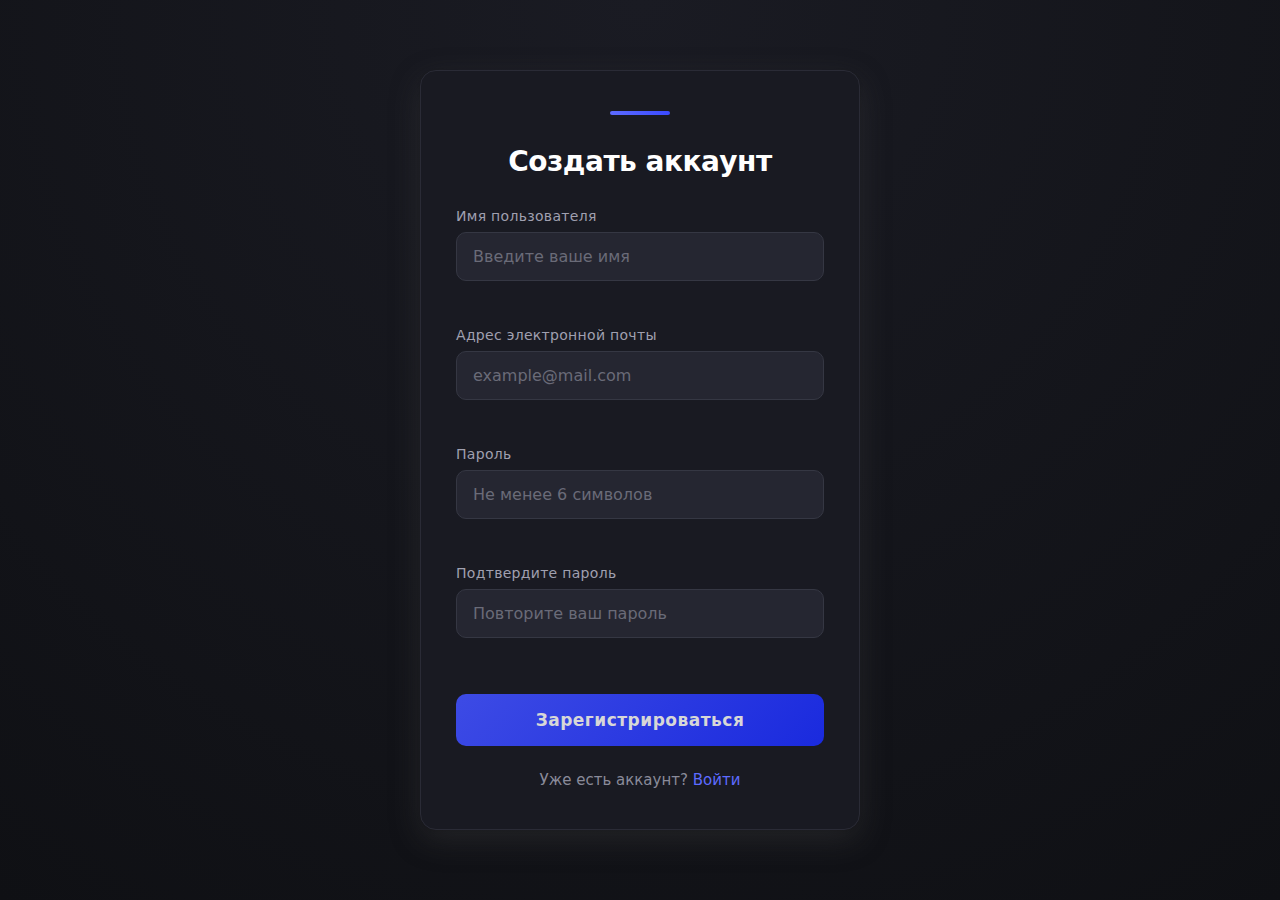
<file: registration.html>
<!DOCTYPE html>
<html lang="ru">
<head>
    <meta charset="UTF-8">
    <meta name="viewport" content="width=device-width, initial-scale=1.0">
    <title>Регистрация</title>
    <style>
        * {
            margin: 0;
            padding: 0;
            box-sizing: border-box;
            font-family: 'Segoe UI', -apple-system, BlinkMacSystemFont, system-ui, sans-serif;
        }

        body {
            background: #0f1014;
            color: #e0e0e0;
            min-height: 100vh;
            display: flex;
            justify-content: center;
            align-items: center;
            padding: 20px;
            background: radial-gradient(circle at 50% 0%, #1a1b23 0%, #0f1014 100%);
        }

        .container {
            background: #191a22;
            border-radius: 16px;
            padding: 40px 35px;
            width: 100%;
            max-width: 440px;
            box-shadow: 
                0 10px 30px rgba(62, 62, 62, 0.4),
                0 1px 3px rgba(0, 0, 0, 0.2);
            border: 1px solid #2a2b36;
            transition: transform 0.3s ease, box-shadow 0.3s ease;
        }

        .container:hover {
            box-shadow: 
                0 15px 40px rgba(0, 0, 0, 0.5),
                0 1px 3px rgba(0, 0, 0, 0.2);
            transform: translateY(-2px);
        }
/* создать аккаунт */
        h2 {
            text-align: center;
            margin-bottom: 30px;
            font-weight: 600;
            font-size: 28px;
            color: #ffffff;
            letter-spacing: -0.5px;
        }

        .form-group {
            margin-bottom: 22px;
        }

        label {
            display: block;
            margin-bottom: 8px;
            font-weight: 500;
            font-size: 14px;
            color: #a0a0b0;
            letter-spacing: 0.3px;
        }

        input[type="text"],
        input[type="email"],
        input[type="password"] {
            width: 100%;
            padding: 14px 16px;
            background: #252631;
            border: 1px solid #353743;
            border-radius: 10px;
            font-size: 16px;
            color: #ffffff;
            transition: all 0.25s ease;
            outline: none;
        }

        input::placeholder {
            color: #6a6b78;
        }

        input:focus {
            border-color: #2835c4;
            box-shadow: 0 0 0 3px rgba(93, 107, 255, 0.15);
            background: #2a2c3a;
        }

        button[type="submit"] {
            background: linear-gradient(135deg, #3d4be5 0%, #1a2ade 100%);
            color: #d7d7d7;
            padding: 16px 20px;
            border: none;
            border-radius: 10px;
            cursor: pointer;
            font-size: 17px;
            font-weight: 600;
            width: 100%;
            margin-top: 10px;
            transition: all 0.3s ease;
            letter-spacing: 0.5px;
        }

        button[type="submit"]:hover {
            background: linear-gradient(135deg, #3f4ef4 0%, #1f31fc 100%);
            box-shadow: 0 5px 15px rgba(93, 107, 255, 0.25);
            transform: translateY(-1px);
        }

        button[type="submit"]:active {
            transform: translateY(0);
            box-shadow: 0 2px 5px rgba(93, 107, 255, 0.2);
        }

        .error {
            color: #ff6b6b;
            margin-top: 6px;
            font-size: 13px;
            min-height: 18px;
            opacity: 0.9;
        }

        .header-line {
            width: 60px;
            height: 4px;
            background: linear-gradient(90deg, #5d6bff, #3a4aff);
            border-radius: 2px;
            margin: 0 auto 30px auto;
        }

        .link {
            text-align: center;
            margin-top: 25px;
            font-size: 15px;
            color: #8a8b9a;
        }

        .link a {
            color: #5d6bff;
            text-decoration: none;
            font-weight: 500;
            transition: color 0.2s;
        }

        .link a:hover {
            color: #4a5aff;
            text-decoration: underline;
        }
    </style>
</head>
<body>
    

    <div class="container">
        <div class="header-line"></div>
        <h2>Создать аккаунт</h2>
        <form id="registrationForm">
            <div class="form-group">
                <label for="username">Имя пользователя</label>
                <input type="text" id="username" name="username" required placeholder="Введите ваше имя">
                <div id="usernameError" class="error"></div>
            </div>
            <div class="form-group">
                <label for="email">Адрес электронной почты</label>
                <input type="email" id="email" name="email" required placeholder="example@mail.com">
                <div id="emailError" class="error"></div>
            </div>
            <div class="form-group">
                <label for="password">Пароль</label>
                <input type="password" id="password" name="password" required placeholder="Не менее 6 символов">
                <div id="passwordError" class="error"></div>
            </div>
            <div class="form-group">
                <label for="confirmPassword">Подтвердите пароль</label>
                <input type="password" id="confirmPassword" name="confirmPassword" required placeholder="Повторите ваш пароль">
                <div id="confirmPasswordError" class="error"></div>
            </div>
            <button type="submit">Зарегистрироваться</button>
            <div class="link">
                Уже есть аккаунт? <a href="auth.html">Войти</a>
            </div>
        </form>
    </div>

    <script>
        document.getElementById('registrationForm').addEventListener('submit', function(event) {
            event.preventDefault();

            document.getElementById('usernameError').textContent = '';
            document.getElementById('emailError').textContent = '';
            document.getElementById('passwordError').textContent = '';
            document.getElementById('confirmPasswordError').textContent = '';

            const username = document.getElementById('username').value;
            const email = document.getElementById('email').value;
            const password = document.getElementById('password').value;
            const confirmPassword = document.getElementById('confirmPassword').value;

            let isValid = true;

            if (username.length < 3) {
                document.getElementById('usernameError').textContent = 'Имя пользователя должно содержать не менее 3 символов.';
                isValid = false;
            }

            if (!email.includes('@') || !email.includes('.')) {
                document.getElementById('emailError').textContent = 'Пожалуйста, введите корректный email.';
                isValid = false;
            }

            if (password.length < 6) {
                document.getElementById('passwordError').textContent = 'Пароль должен содержать не менее 6 символов.';
                isValid = false;
            }

            if (password !== confirmPassword) {
                document.getElementById('confirmPasswordError').textContent = 'Пароли не совпадают.';
                isValid = false;
            }

            if (isValid) {
                const submitBtn = document.querySelector('button[type="submit"]');
                const originalText = submitBtn.textContent;
                submitBtn.textContent = 'Регистрация...';
                submitBtn.style.opacity = '0.8';
                submitBtn.disabled = true;

                setTimeout(() => {
                    alert('Регистрация прошла успешно! Добро пожаловать!');
                    submitBtn.textContent = originalText;
                    submitBtn.style.opacity = '1';
                    submitBtn.disabled = false;
                    window.location.href = 'index.html';

                }, 800);
            }
        });
    </script>

</body>
</html>
</file>
